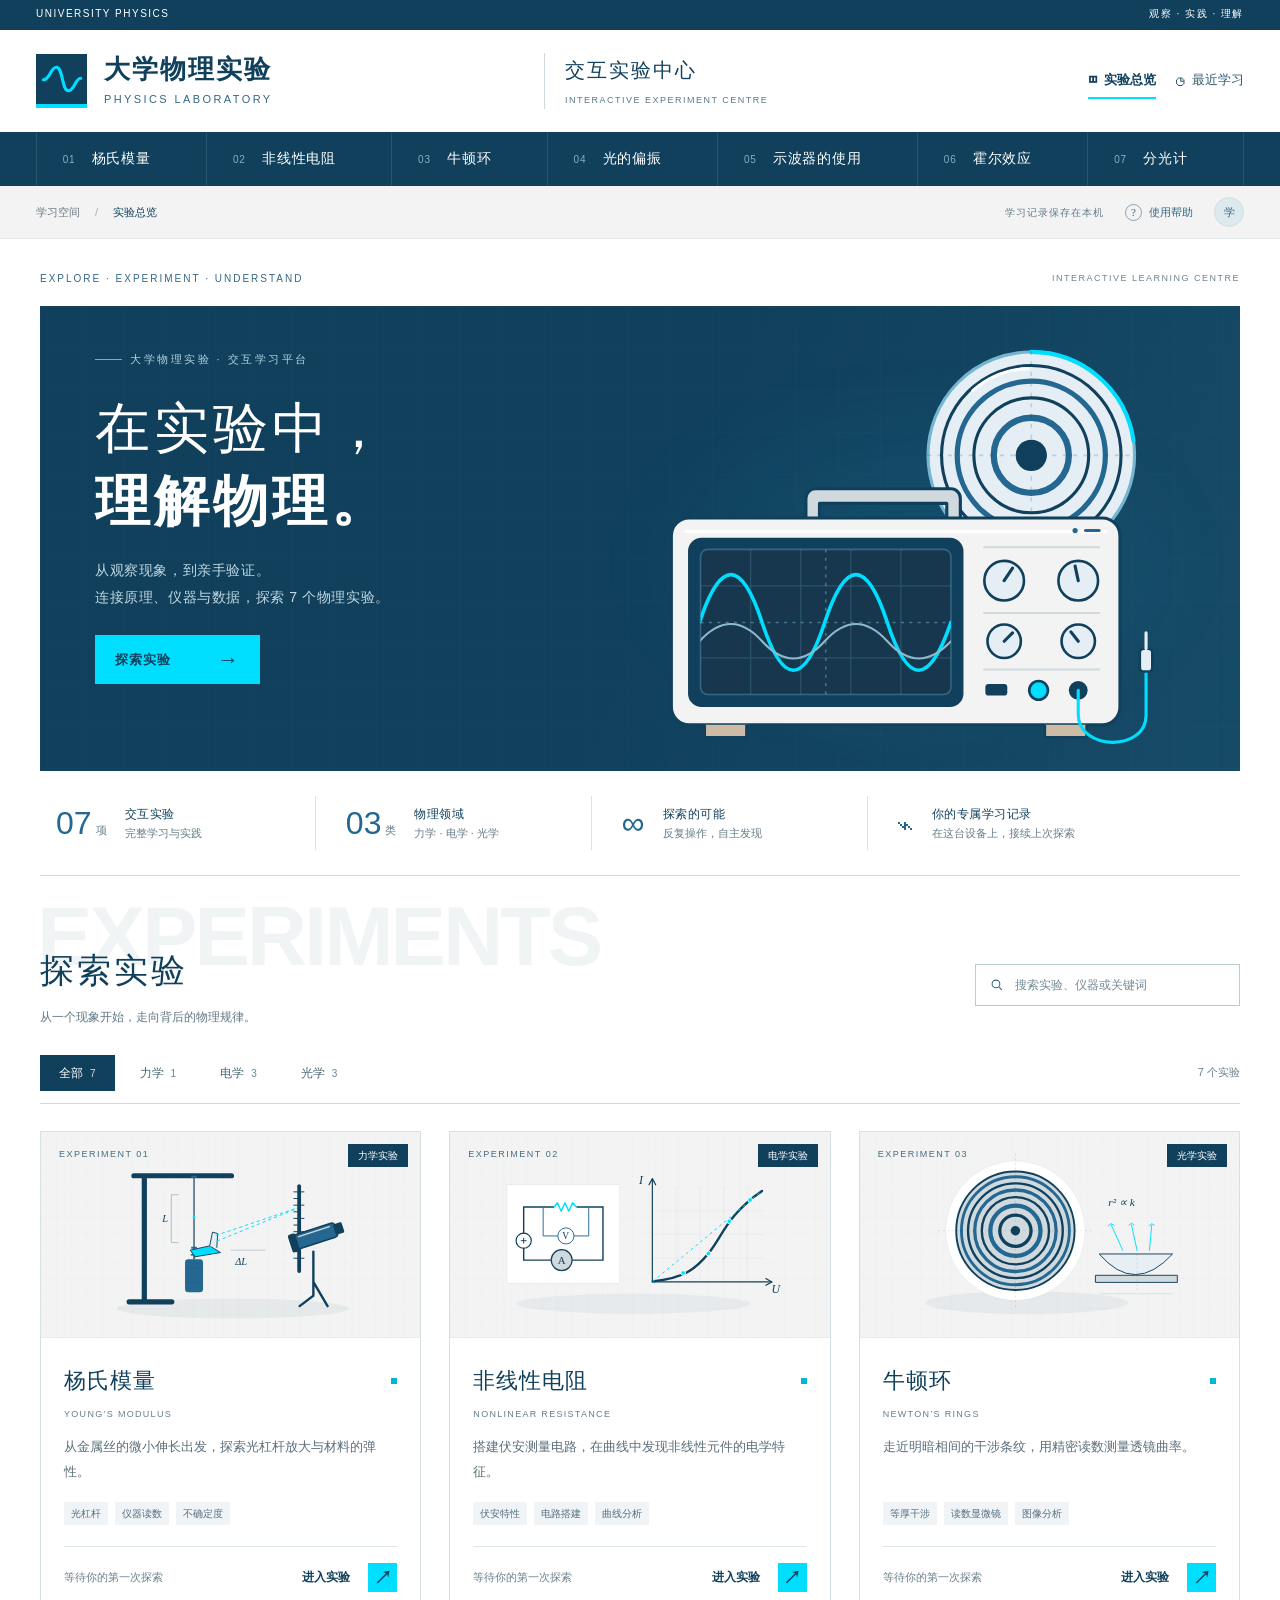
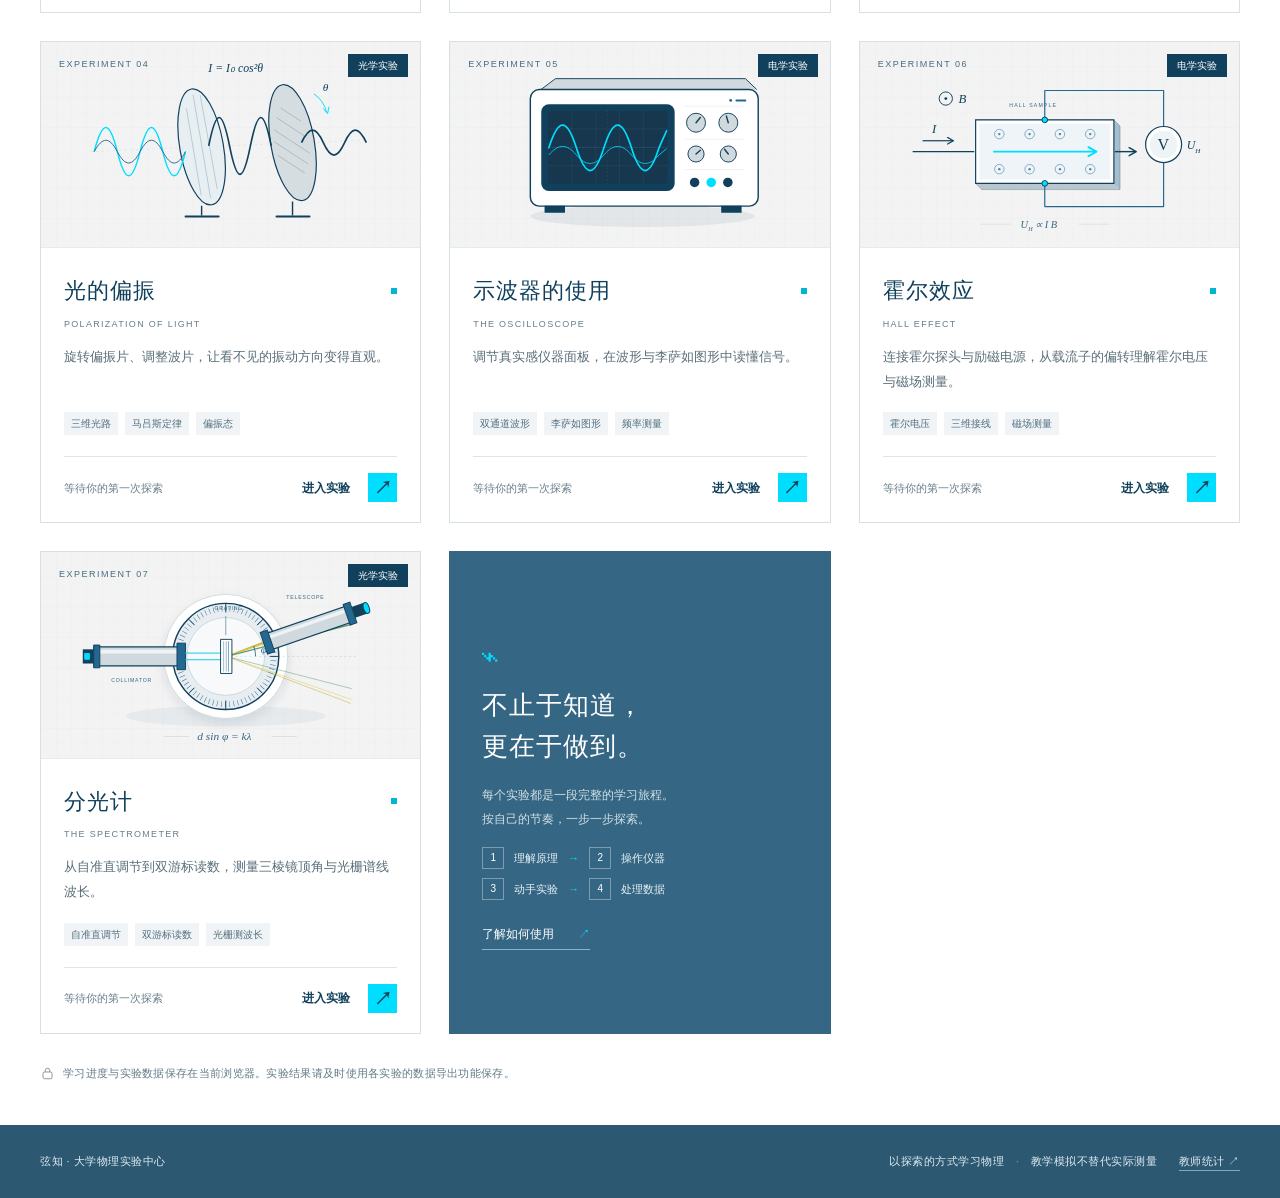
<file: index.html>
<!doctype html>
<html lang="zh-CN">
<head>
  <meta charset="utf-8">
  <meta name="viewport" content="width=device-width,initial-scale=1">
  <meta name="theme-color" content="#10405c">
  <meta name="description" content="大学物理实验统一学习平台：杨氏模量、非线性电阻、牛顿环、光的偏振、示波器、霍尔效应与分光计。原理、仪器、交互实验与数据处理，一站式学习。">
  <title>弦知 · 大学物理实验中心</title>
  <link rel="icon" href="assets/favicon.svg?v=c98b9b4571292e25" type="image/svg+xml">
  <link rel="stylesheet" href="base.css?v=c98b9b4571292e25">
  <link rel="stylesheet" href="platform.css?v=c98b9b4571292e25">
  <link rel="stylesheet" href="hku-platform.css?v=c98b9b4571292e25">
  <script src="analytics-config.js?v=c98b9b4571292e25" defer></script>
  <script src="lab-analytics.js?v=c98b9b4571292e25" defer></script>
  <script src="platform.js?v=c98b9b4571292e25" defer></script>
<meta name="physics-release" content="c98b9b4571292e25">
</head>
<body>
  <div class="academic-utility"><span>UNIVERSITY PHYSICS</span><span>观察 · 实践 · 理解</span></div>
  <a class="skip" href="#main">跳到主要内容</a>
  <div id="sidebar-shade" class="sidebar-shade" hidden></div>
  <aside class="sidebar" id="sidebar" aria-label="平台导航">
    <a class="brand" href="#home" aria-label="大学物理实验，返回实验总览"><img class="brand-symbol" src="assets/favicon.svg?v=c98b9b4571292e25" alt="" width="51" height="54"><span><strong>大学物理实验</strong><small>PHYSICS LABORATORY</small></span></a>
    <div class="sidebar-course">交互实验中心 <span>INTERACTIVE EXPERIMENT CENTRE</span></div>
    <nav class="primary-nav" aria-label="学习空间">
      <a href="#home" data-nav="home"><span class="nav-symbol">◫</span>实验总览<span class="nav-count">07</span></a>
      <a href="#recent" data-nav="recent"><span class="nav-symbol">◷</span>最近学习</a>
    </nav>
    <div class="nav-caption">实验项目 <span>EXPERIMENTS</span></div>
    <nav class="lab-nav" id="lab-nav" aria-label="选择实验"></nav>
    <div class="sidebar-note"><span class="note-icon">⌁</span><strong>把原理，变成经验。</strong><p>从一次观察开始，<br>在反复探索中理解物理。</p><span class="note-line"></span></div>
    <div class="sidebar-foot"><span class="status-dot"></span><span id="storage-status">学习记录保存在本机</span></div>
  </aside>
  <div class="shell">
    <header class="topbar">
      <div class="topbar-left"><button id="menu-button" class="icon-button menu-button" aria-label="打开导航" aria-controls="sidebar" aria-expanded="false">☰</button><span class="breadcrumb">学习空间 <span>/</span> <strong id="breadcrumb">实验总览</strong></span></div>
      <div class="topbar-right"><span class="semester">学习记录保存在本机</span><button id="help-button" class="help-button"><span>?</span> 使用帮助</button><span class="avatar" aria-hidden="true">学</span></div>
    </header>
    <main id="main" tabindex="-1"></main>
    <footer class="footer" id="footer"><span>弦知 · 大学物理实验中心</span><span>以探索的方式学习物理 <i>·</i> 教学模拟不替代实际测量 <a class="teacher-statistics-link" href="statistics.html?v=c98b9b4571292e25">教师统计 ↗</a></span></footer>
  </div>
  <dialog id="help-dialog" aria-labelledby="help-title">
    <button class="dialog-close icon-button" id="help-close" aria-label="关闭帮助">×</button>
    <span class="eyebrow">A LITTLE GUIDANCE</span><h2 id="help-title">欢迎来到实验中心</h2><p>七个实验，一个学习空间。选择实验后，即可使用完整的原理讲解、仪器练习、交互实验和数据处理功能。</p>
    <ol class="help-steps"><li><b>选择实验</b><span>按学科筛选或搜索，从感兴趣的现象开始。</span></li><li><b>进入探索</b><span>在实验内按原有学习模块操作；顶部可切换专注模式或独立打开。</span></li><li><b>继续学习</b><span>实验进度与数据保存在当前浏览器，“最近学习”可回到上次的模块。</span></li></ol>
    <div class="help-note">本平台直接加载各实验的最新学生网页，重新进入实验或刷新即可查看已发布的更新。在同一浏览器中，原实验学生页已有的实验数据可继续使用。更换设备或浏览器前，请及时导出实验数据。</div>
    <p class="source-links">原实验：<a href="https://hwangbl.github.io/young-modulus-lab-students/" target="_blank" rel="noopener">杨氏模量 ↗</a><a href="https://hwangbl.github.io/nonlinear-resistance-lab-students/" target="_blank" rel="noopener">非线性电阻 ↗</a><a href="https://hwangbl.github.io/newton-rings-lab-students/" target="_blank" rel="noopener">牛顿环 ↗</a><a href="https://hwangbl.github.io/polarization-light-lab-students/" target="_blank" rel="noopener">光的偏振 ↗</a><a href="https://hwangbl.github.io/oscilloscope-instrument-lab-students/" target="_blank" rel="noopener">示波器 ↗</a><a href="https://hwangbl.github.io/hall-effect-lab-students/" target="_blank" rel="noopener">霍尔效应 ↗</a><a href="https://hwangbl.github.io/spectrometer-lab-students/" target="_blank" rel="noopener">分光计 ↗</a></p>
    <button class="button primary" id="help-start">开始探索 <span>→</span></button>
  </dialog>
  <div class="toast" id="toast" role="status" aria-live="polite"></div>
</body>
</html>
</file>
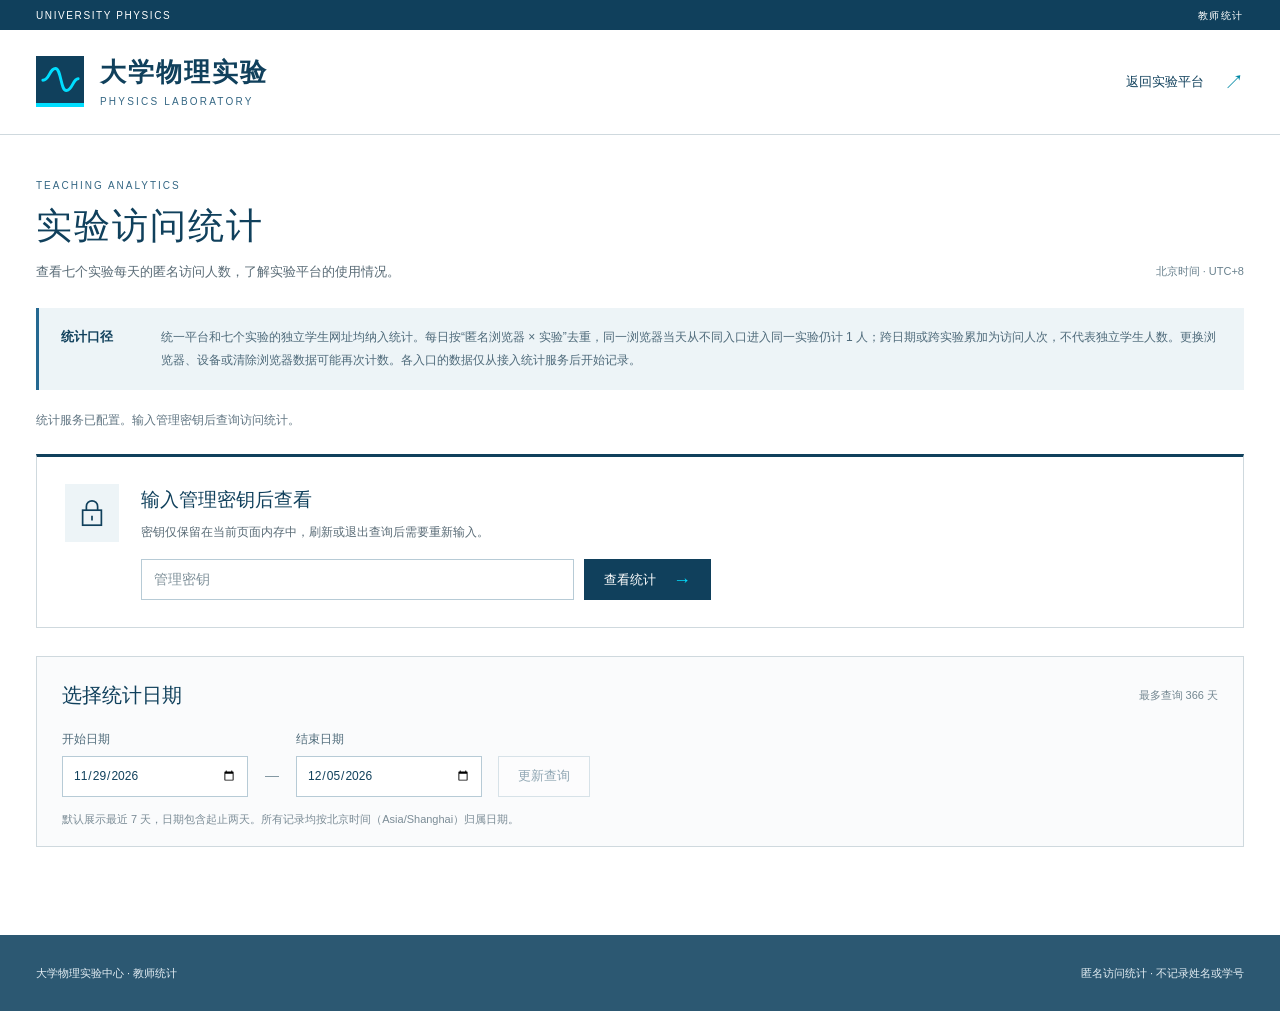
<file: statistics.html>
<!doctype html>
<html lang="zh-CN">
<head>
  <meta charset="utf-8">
  <meta name="viewport" content="width=device-width,initial-scale=1">
  <meta name="theme-color" content="#10405c">
  <meta name="robots" content="noindex,nofollow">
  <title>实验访问统计 · 大学物理实验中心</title>
  <link rel="icon" href="assets/favicon.svg?v=c98b9b4571292e25" type="image/svg+xml">
  <link rel="stylesheet" href="statistics.css?v=c98b9b4571292e25">
  <script defer src="analytics-config.js?v=c98b9b4571292e25"></script>
  <script defer src="statistics.js?v=c98b9b4571292e25"></script>
<meta name="physics-release" content="c98b9b4571292e25">
</head>
<body>
  <a class="skip" href="#main">跳到主要内容</a>
  <div class="utility"><div class="wrap"><span>UNIVERSITY PHYSICS</span><span>教师统计</span></div></div>
  <header class="site-header"><div class="wrap masthead">
    <a class="brand" href="index.html?v=c98b9b4571292e25#home" aria-label="返回大学物理实验中心"><img src="assets/favicon.svg?v=c98b9b4571292e25" alt="" width="48" height="51"><span><strong>大学物理实验</strong><small>PHYSICS LABORATORY</small></span></a>
    <a class="back-link" href="index.html?v=c98b9b4571292e25#home">返回实验平台 <span aria-hidden="true">↗</span></a>
  </div></header>
  <main class="wrap" id="main" tabindex="-1">
    <div class="page-heading"><div><p class="eyebrow">TEACHING ANALYTICS</p><h1>实验访问统计</h1><p class="page-description">查看七个实验每天的匿名访问人数，了解实验平台的使用情况。</p></div><span class="timezone">北京时间 · UTC+8</span></div>
    <div class="counting-note"><strong>统计口径</strong><p>统一平台和七个实验的独立学生网址均纳入统计。每日按“匿名浏览器 × 实验”去重，同一浏览器当天从不同入口进入同一实验仍计 1 人；跨日期或跨实验累加为访问人次，不代表独立学生人数。更换浏览器、设备或清除浏览器数据可能再次计数。各入口的数据仅从接入统计服务后开始记录。</p></div>
    <p class="service-status" id="service-status" role="status">正在检查统计服务配置…</p>
    <noscript><p class="message error">请启用 JavaScript 后查询访问统计。</p></noscript>
    <section class="access-panel" id="access-panel" aria-labelledby="access-title" hidden>
      <div class="access-icon" aria-hidden="true"><svg viewBox="0 0 32 32" fill="none"><rect x="6" y="13" width="20" height="16" stroke="currentColor" stroke-width="1.8"/><path d="M10 13V9a6 6 0 0 1 12 0v4M16 19v5" stroke="currentColor" stroke-width="1.8"/></svg></div>
      <div class="access-content"><h2 id="access-title">输入管理密钥后查看</h2><p>密钥仅保留在当前页面内存中，刷新或退出查询后需要重新输入。</p>
        <form id="access-form"><label class="sr-only" for="management-key">管理密钥</label><input id="management-key" type="password" placeholder="管理密钥" autocomplete="off" autocapitalize="off" spellcheck="false" required><button class="button primary" id="unlock-button" type="submit">查看统计 <span aria-hidden="true">→</span></button></form>
      </div>
    </section>
    <div class="access-session" id="access-session" hidden><span><i aria-hidden="true"></i>已解锁当前页面的统计查询</span><button class="text-button" id="lock-button" type="button">退出查询</button></div>
    <section class="report-panel" aria-labelledby="report-title">
      <div class="section-heading"><h2 id="report-title">选择统计日期</h2><span>最多查询 366 天</span></div>
      <form class="report-form" id="report-form"><fieldset id="range-fields" disabled><legend class="sr-only">统计日期范围</legend><label>开始日期<input id="date-from" type="date" required></label><span class="date-separator" aria-hidden="true">—</span><label>结束日期<input id="date-to" type="date" required></label><button class="button" id="query-button" type="submit" disabled>更新查询</button></fieldset></form>
      <p class="date-hint">默认展示最近 7 天，日期包含起止两天。所有记录均按北京时间（Asia/Shanghai）归属日期。</p>
    </section>
    <div class="message" id="report-message" role="status" aria-live="polite" hidden></div>
    <section class="report-results" id="report-results" aria-labelledby="results-title" hidden>
      <div class="section-heading result-heading"><div><p class="eyebrow">SELECTED PERIOD</p><h2 id="results-title">区间累计访问人次</h2><p id="range-summary"></p></div><button class="button export-button" id="export-button" type="button">导出 CSV <span aria-hidden="true">↓</span></button></div>
      <div class="stat-grid" id="stat-grid"></div>
      <div class="table-heading"><h3>每日访问人数</h3><p>各实验当天去重；合计按实验累加。</p></div>
      <div class="table-scroll" tabindex="0" role="region" aria-label="每日实验访问人数表，可横向滚动"><table><caption class="sr-only">各实验每日匿名浏览器访问人数</caption><thead><tr><th scope="col">日期</th><th scope="col">杨氏模量</th><th scope="col">非线性电阻</th><th scope="col">牛顿环</th><th scope="col">光的偏振</th><th scope="col">示波器的使用</th><th scope="col">霍尔效应</th><th scope="col">分光计</th><th scope="col">合计人次</th></tr></thead><tbody id="daily-table-body"></tbody><tfoot id="daily-table-foot"></tfoot></table></div>
      <p class="report-footnote" id="report-updated"></p>
    </section>
    <section class="empty-state" id="empty-state" hidden aria-labelledby="empty-title"><span aria-hidden="true">—</span><h2 id="empty-title">所选日期尚无访问记录</h2><p id="empty-description">可以尝试选择其他日期。统计服务接入前的访问不会补录。</p></section>
  </main>
  <footer><div class="wrap"><span>大学物理实验中心 · 教师统计</span><span>匿名访问统计 · 不记录姓名或学号</span></div></footer>
</body>
</html>
</file>
<file: base.css>
*{box-sizing:border-box}
body{margin:0;background:var(--paper);color:var(--ink);font:14px/1.6 var(--sans)}
button,input{font:inherit}button,a,input{-webkit-tap-highlight-color:transparent;touch-action:manipulation}
button{cursor:pointer;color:inherit}a{color:inherit;text-decoration:none}
button:focus-visible,a:focus-visible,input:focus-visible,summary:focus-visible{outline:3px solid #92aa7f;outline-offset:4px}
button:disabled{cursor:wait}button svg{pointer-events:none}
.skip{position:fixed;top:-60px;left:20px;padding:10px 20px;background:var(--green);color:white;z-index:100}.skip:focus{top:12px}
.sidebar{position:fixed;inset:0 auto 0 0;width:var(--sidebar);background:#fdfdf9;border-right:1px solid var(--line);padding:31px 22px 18px;display:flex;flex-direction:column;z-index:30}
.brand{display:flex;align-items:center;gap:12px;padding:0 11px 30px}
.brand-symbol{width:43px;height:43px;display:grid;place-items:center;background:var(--green);color:#e4eac8;border-radius:50%;font:47px/1 Georgia;transform:rotate(-13deg)}
.brand strong{font-family:var(--serif);font-size:26px;font-weight:800;letter-spacing:3px;line-height:1.3}.brand-dot{color:#8b9f6c;letter-spacing:0}
.brand small{display:block;font-size:9px;letter-spacing:2.4px;color:#7f8c7a;margin-top:4px}
.sidebar-course{font-size:12px;border-top:1px solid var(--line);padding:22px 9px 16px;color:#657467}.sidebar-course span{display:block;font-size:10px;letter-spacing:2px;color:#9a9e91;margin-top:2px}
.primary-nav,.lab-nav{display:grid;gap:5px}.primary-nav a{height:43px;display:flex;align-items:center;gap:12px;padding:0 13px;border-radius:5px;color:#6b766d;font-size:13px}
.primary-nav a.active{background:#e8eee4;color:var(--green);font-weight:600}.nav-symbol{font-size:21px;line-height:1}
.nav-count{margin-left:auto;font-size:10px;letter-spacing:1px;border:1px solid #d3ddce;border-radius:3px;padding:0 5px;color:#657e5f}
.nav-caption{display:flex;align-items:center;justify-content:space-between;font-size:10px;color:#8e978a;padding:30px 10px 12px;letter-spacing:1px}.nav-caption span{font-size:8px;letter-spacing:1px;color:#acb1a4}
.lab-nav a{display:flex;align-items:center;gap:11px;padding:10px 12px;color:#6f796f;font-size:12px;border-radius:5px}.lab-nav a:hover,.primary-nav a:hover{background:#eef2e9}.lab-nav a.active{background:var(--green);color:#fff}
.lab-num{font-size:10px;font-family:Georgia,serif;color:#9ca68f;min-width:17px}.lab-nav .active .lab-num{color:#bdcca9}.lab-nav .small-arrow{margin-left:auto;opacity:0}.lab-nav a:hover .small-arrow,.lab-nav a.active .small-arrow{opacity:1}
.sidebar-note{margin-top:auto;padding:32px 11px 24px}.note-icon{display:block;font-family:Georgia,serif;font-size:31px;color:#9ca77c;line-height:1;margin-bottom:12px}.sidebar-note strong{font-family:var(--serif);font-size:15px;letter-spacing:1px;font-weight:600}
.sidebar-note p{font-size:11px;line-height:1.9;color:#929a8d;margin:10px 0 18px}.note-line{display:block;width:28px;border-bottom:1px solid #bdc6ad}
.sidebar-foot{display:flex;align-items:center;gap:7px;border-top:1px solid var(--line);padding:18px 4px 0;font-size:10px;color:#9a9f91}.status-dot{width:5px;height:5px;border-radius:50%;background:#87a37d;display:inline-block;flex-shrink:0}
.shell{margin-left:var(--sidebar)}.topbar{height:74px;background:#fdfdf9;border-bottom:1px solid var(--line);padding:0 40px;display:flex;align-items:center;justify-content:space-between;gap:15px}.topbar-left,.topbar-right{display:flex;align-items:center;gap:22px}
.breadcrumb{font-size:11px;color:#8a9387;white-space:nowrap}.breadcrumb>span{padding:0 12px;color:#c1c7b9}.breadcrumb strong{color:#4e6252;font-weight:500}.semester{font-size:10px;letter-spacing:2px;color:#919b8c}
.help-button{background:transparent;border:0;display:flex;align-items:center;gap:7px;font-size:11px;color:#73816f;padding:7px 0}.help-button>span{border:1px solid #b4bfaa;display:inline-grid;place-items:center;width:17px;height:17px;border-radius:50%;font:11px Georgia,serif}
.avatar{height:30px;width:30px;display:grid;place-items:center;background:#e9ede1;border:1px solid #e0e6d6;border-radius:50%;color:#7a8c69;font-size:11px}.icon-button{background:transparent;border:0;width:34px;height:34px;font-size:22px;display:inline-grid;place-items:center}.menu-button{display:none}
main{min-height:calc(100vh - 146px)}.overview{max-width:1450px;margin:0 auto;padding:35px 40px 20px}.page-kicker{display:flex;align-items:center;justify-content:space-between;margin-bottom:19px}.eyebrow{font-size:9px;letter-spacing:2.2px;font-weight:600;color:#829477}.page-kicker .issue{font-size:9px;letter-spacing:1.5px;color:#99a08f}
.hero{background:var(--green);border-radius:8px;min-height:239px;position:relative;overflow:hidden;display:grid;grid-template-columns:1.2fr 1fr;color:#fff;padding:31px 36px}.hero::after{content:"";position:absolute;inset:0;background-image:linear-gradient(#ffffff04 1px,transparent 1px),linear-gradient(90deg,#ffffff04 1px,transparent 1px);background-size:26px 26px;pointer-events:none}
.hero-copy{z-index:1;position:relative}.hero-label{font-size:9px;letter-spacing:2.5px;color:#b7c6a5;display:flex;align-items:center;gap:8px}.hero-label:before{content:"";width:15px;border-top:1px solid #afbe8a}
.hero h1{font-family:var(--serif);font-size:36px;font-weight:500;letter-spacing:3px;margin:16px 0 10px;line-height:1.5}.hero h1 em{font-style:normal;color:#cad6aa}.hero p{font-size:11px;color:#b1c3b5;letter-spacing:.4px;line-height:1.9;margin:0 0 20px}
.hero-link{display:inline-flex;align-items:center;gap:30px;font-size:11px;border-bottom:1px solid #789278;padding-bottom:5px;color:#d9e3ca}.hero-link:hover{color:white;border-color:white}.hero-art{position:absolute;right:18px;top:-10px;width:46%;height:calc(100% + 20px);opacity:.9}.hero-index{position:absolute;right:28px;bottom:23px;color:#9bb395;font-size:9px;letter-spacing:2px;z-index:1}
.stats{display:grid;grid-template-columns:1fr 1fr 1fr 1.15fr;border:1px solid var(--line);border-top:0;border-radius:0 0 6px 6px;margin:0 10px 33px;padding:17px 0;background:#fcfcf7}.stat{padding:0 26px;border-right:1px solid var(--line);display:flex;align-items:center;gap:13px}.stat:last-child{border:0}
.stat strong{font:25px/1.1 Georgia,serif;color:#4c6351}.stat strong small{font:10px var(--sans);margin-left:4px;color:#98a18d}.stat span{font-size:10px;color:#8a9584}.stat b{display:block;font-weight:500;color:#586b55;font-size:11px}.stat .stat-icon{font-size:26px;color:#a6b48b}
.section-heading{display:flex;align-items:flex-end;justify-content:space-between;gap:20px;margin-bottom:22px}.section-heading h2{font-family:var(--serif);font-size:23px;font-weight:600;letter-spacing:1.5px;margin:0 0 4px}.section-heading p{font-size:10px;color:#96a08e;margin:0}
.search-box{display:flex;align-items:center;gap:9px;border:1px solid #e0e5d7;border-radius:5px;min-width:228px;height:35px;padding:0 12px;background:#fcfcf8;color:#8d9982}.search-box svg{width:14px;height:14px;flex-shrink:0}.search-box input{background:transparent;border:0;outline:0;min-width:0;width:100%;color:#40583e;font-size:11px}.search-box input::placeholder{color:#9da694}.search-box:focus-within{border-color:#8da27e;box-shadow:0 0 0 2px #e2e8d9}
.filters-bar{display:flex;justify-content:space-between;align-items:center;margin-bottom:18px;gap:15px}.filters{display:flex;gap:7px;flex-wrap:wrap}.filter{background:transparent;border:1px solid transparent;padding:5px 14px;font-size:10px;border-radius:4px;color:#7f8b76}.filter small{margin-left:6px;font-size:9px;opacity:.6}.filter.active{background:#e7ecdf;border-color:#dbe3cf;color:#536d43}.filter:hover{background:#edf0e6}.result-count{font-size:10px;color:#a1a896;white-space:nowrap}
.lab-grid{display:grid;grid-template-columns:repeat(3,minmax(0,1fr));gap:21px}.lab-card{background:#fff;border:1px solid #e3e7dc;border-radius:7px;overflow:hidden;transition:transform .2s,box-shadow .2s;display:flex;flex-direction:column}.lab-card:hover{transform:translateY(-3px);box-shadow:0 10px 26px #1b38220a}
.card-image{position:relative;background:#edf0e6;aspect-ratio:1.82;display:block;overflow:hidden}.card-image img{display:block;width:100%;height:100%;object-fit:cover;transition:transform .4s}.lab-card:hover .card-image img{transform:scale(1.025)}.card-number{position:absolute;left:15px;top:12px;font-size:9px;letter-spacing:1.5px;color:#7e8e75}.category-tag{position:absolute;right:12px;top:11px;font-size:9px;background:#ffffffa8;color:#6d8061;border:1px solid #ffffff90;padding:2px 8px;border-radius:3px}
.card-body{padding:18px 19px 15px;display:flex;flex-direction:column;flex:1}.card-title-line{display:flex;align-items:center;justify-content:space-between;gap:6px}.card-title-line h3{font-family:var(--serif);font-size:19px;font-weight:600;letter-spacing:1px;margin:0}.card-dot{width:5px;height:5px;border-radius:50%;background:#bbc7a8}.card-en{font-size:8px;letter-spacing:1.1px;color:#a2ac98;margin:4px 0 10px}
.card-description{font-size:11px;line-height:1.85;color:#8a9583;margin:0 0 14px;min-height:40px}.card-tags{display:flex;gap:5px;flex-wrap:wrap;margin-bottom:17px}.card-tags span{font-size:9px;padding:2px 6px;background:#f4f5ef;color:#929e86;border-radius:3px}.card-bottom{margin-top:auto;border-top:1px solid #eef0e8;padding-top:12px;display:flex;align-items:center;justify-content:space-between;gap:7px}.card-state{font-size:9px;color:#a5ad9c}.card-state.started{color:#819366}.enter-link{font-size:10px;font-weight:500;color:#536d43;display:flex;align-items:center;gap:12px}.enter-link span{font-size:15px}
.guide-card{border:1px dashed #cfd9c2;border-radius:7px;background:#eef1e7;display:flex;flex-direction:column;justify-content:center;padding:26px 28px;min-height:310px}.guide-icon{font:31px Georgia,serif;color:#879b6b}.guide-card h3{font-family:var(--serif);font-size:21px;letter-spacing:1px;font-weight:500;margin:12px 0}.guide-card p{font-size:11px;color:#8a987d;line-height:1.9;margin:0 0 16px}.guide-sequence{display:flex;align-items:center;gap:8px;flex-wrap:wrap;font-size:9px;color:#718563}.guide-sequence span{width:20px;height:20px;display:grid;place-items:center;border:1px solid #cbd7be;border-radius:50%;font:10px Georgia,serif}.guide-card button{align-self:flex-start;margin-top:23px;padding:0 0 5px;background:none;border:0;border-bottom:1px solid #b8c6a6;color:#6a805a;font-size:10px}
.overview-note{display:flex;align-items:center;gap:8px;margin-top:24px;color:#a5ad9b;font-size:9px;letter-spacing:.3px}.overview-note svg{width:13px;height:13px}.footer{max-width:1450px;margin:0 auto;padding:22px 40px;display:flex;align-items:center;justify-content:space-between;gap:20px;color:#a3ab99;font-size:9px;letter-spacing:.3px}.footer i{font-style:normal;padding:0 8px}
.empty-state{grid-column:1/-1;text-align:center;padding:70px 25px;border:1px dashed #d7dfcc;border-radius:6px;background:#fbfcf6}.empty-state h3{font:22px var(--serif);margin:0 0 10px}.empty-state p{font-size:12px;color:#8f9d83}.button{display:inline-flex;align-items:center;justify-content:center;gap:22px;border-radius:4px;padding:10px 19px;font-size:12px;border:1px solid #cad5bd;background:white}.button.primary{background:var(--green);border-color:var(--green);color:#fff}.button:hover{filter:brightness(1.08)}
.recent-header{margin-bottom:30px}.recent-header h1{font:30px var(--serif);margin:8px 0 12px}.recent-header p{color:#8b9881;font-size:12px}.recent-list{display:grid;gap:14px}.recent-row{border:1px solid var(--line);background:#fff;border-radius:6px;padding:17px 20px;display:grid;grid-template-columns:120px 1fr auto;gap:23px;align-items:center}.recent-row img{width:120px;height:75px;object-fit:cover;border-radius:3px}.recent-row h2{font:20px var(--serif);margin:0 0 5px}.recent-row p{font-size:11px;color:#96a189;margin:3px 0}.recent-progress{height:3px;background:#edf1e7;width:170px;margin-top:10px;border-radius:3px;overflow:hidden}.recent-progress i{display:block;height:100%;background:#93a674}
.lab-mode .topbar{height:60px}.lab-mode main{min-height:0}.lab-workspace{display:flex;flex-direction:column;height:calc(100dvh - 60px);position:relative;background:#edf0e7}.lab-toolbar{height:51px;min-height:51px;display:flex;align-items:center;justify-content:space-between;gap:12px;padding:0 20px;border-bottom:1px solid #d9e1d2;background:#f8faf4}.lab-toolbar-left,.lab-actions{display:flex;align-items:center;gap:14px}.lab-back{background:none;border:0;color:#728269;padding:5px 0;font-size:11px;white-space:nowrap}.toolbar-divider{height:15px;border-left:1px solid #dbe2d3}.lab-toolbar strong{font:15px var(--serif);white-space:nowrap}.lab-toolbar select{background:#fff;border:1px solid #dbe1d2;border-radius:4px;padding:5px 25px 5px 9px;font:11px var(--sans);color:#566c4a;max-width:160px}
.lab-actions button,.lab-actions a{background:none;border:1px solid #dbe2d1;border-radius:4px;padding:5px 10px;font-size:10px;white-space:nowrap;color:#657f55}.lab-actions button:hover,.lab-actions a:hover{background:#e8efdf}.lab-frame{width:100%;height:100%;flex:1;min-height:0;border:0;background:#fff}.frame-loading{position:absolute;inset:51px 0 0;display:grid;place-items:center;background:#f7f9f2;z-index:2;text-align:center;font-size:12px;color:#8a9c7b}.spinner{width:25px;height:25px;border:2px solid #dce5d3;border-top-color:#647d51;border-radius:50%;animation:spin 1s linear infinite;margin:0 auto 15px}.load-note{font-size:10px;margin-top:12px}
.focus-mode .sidebar,.focus-mode .topbar{display:none}.focus-mode .shell{margin:0}.focus-mode .lab-workspace{height:100dvh}.focus-mode .lab-toolbar{padding:0 24px}
dialog{border:1px solid #d9e1d1;border-radius:10px;max-width:590px;width:calc(100% - 32px);padding:37px 40px;color:var(--ink);background:#fdfef9;box-shadow:0 30px 100px #13342030}dialog::backdrop{background:#182c2455;backdrop-filter:blur(3px)}.dialog-close{position:absolute;right:14px;top:12px;color:#8a9b7a}dialog h2{font:29px var(--serif);margin:12px 0 18px}dialog p{font-size:12px;color:#849375;line-height:1.9}
.help-steps{list-style:none;counter-reset:step;padding:5px 0 0;margin:20px 0}.help-steps li{position:relative;padding:0 0 18px 36px;counter-increment:step}.help-steps li:before{content:counter(step,decimal-leading-zero);position:absolute;left:0;top:1px;font:16px Georgia,serif;color:#97a781}.help-steps b{display:block;font-size:12px;margin-bottom:3px;font-weight:500}.help-steps span{font-size:11px;color:#8d9a7e}.help-note{font-size:10px;color:#859676;background:#edf2e5;padding:13px 15px;border-radius:4px;line-height:1.9}.source-links{display:flex;flex-wrap:wrap;gap:5px 12px;font-size:10px}.source-links a{border-bottom:1px solid #dce4d4}dialog>.button{margin-top:10px}
.toast{position:fixed;left:calc(50% + 80px);bottom:28px;background:var(--green);color:#e9f0e0;border-radius:5px;padding:11px 22px;font-size:12px;z-index:90;transform:translate(-50%,20px);opacity:0;pointer-events:none;transition:.2s}.toast.visible{opacity:1;transform:translate(-50%,0)}.sidebar-shade{display:none}@keyframes spin{to{transform:rotate(360deg)}}
</file>
<file: platform.css>
@charset "UTF-8";
:root{--paper:#f7f7f2;--white:#fff;--ink:#243b32;--muted:#7d877e;--green:#193e33;--accent:#59735d;--line:#e4e7de;--sidebar:226px;--serif:"Songti SC","STSong","Noto Serif CJK SC",serif;--sans:-apple-system,BlinkMacSystemFont,"PingFang SC","Microsoft YaHei",sans-serif}
/* Explicitly honor hidden even when a component has its own display rule. */
[hidden]{display:none!important}
@media(min-width:1600px){:root{--sidebar:244px}.sidebar{padding-left:27px;padding-right:27px}.overview{padding-top:42px}.hero{min-height:270px;padding:37px 40px}.hero h1{font-size:42px}.card-body{padding:21px 22px}.card-description{font-size:12px}}
@media(max-width:1200px){:root{--sidebar:205px}.sidebar{padding-left:16px;padding-right:16px}.topbar{padding:0 28px}.overview{padding:28px}.hero{padding:28px}.hero h1{font-size:29px}.hero-art{width:47%;right:0}.stat{padding:0 16px;gap:9px}.lab-grid{gap:15px}.card-body{padding:15px}.card-title-line h3{font-size:17px}.guide-card{padding:24px}.footer{padding:20px 28px}.semester{display:none}.lab-actions{gap:6px}}
@media(max-width:980px){:root{--sidebar:185px}.brand{padding-left:7px;gap:9px}.brand-symbol{width:36px;height:36px}.brand strong{font-size:23px}.brand small{font-size:8px;letter-spacing:1.6px}.nav-caption span{display:none}.sidebar-note{padding-left:9px}.sidebar-foot{font-size:9px;gap:4px}.overview{padding:25px}.hero h1{font-size:27px;letter-spacing:1px}.hero-copy{max-width:65%}.hero p{font-size:10px}.hero-art{right:-40px;width:55%;opacity:.65}.hero-index{display:none}.stat{padding:0 12px;gap:7px}.stat strong{font-size:23px}.stat span{font-size:9px}.stat b{font-size:10px}.stats .stat:last-child{display:none}.stats{grid-template-columns:repeat(3,1fr)}.lab-grid{grid-template-columns:repeat(2,minmax(0,1fr))}.lab-actions .standalone-text{display:none}.lab-toolbar{padding:0 14px}.lab-toolbar-left{gap:9px}.lab-toolbar strong{display:none}.breadcrumb>span{padding:0 7px}.guide-card{min-height:300px}.footer{font-size:8px;gap:10px;flex-wrap:wrap}.topbar-right{gap:15px}}
@media(max-width:700px){.sidebar{transform:translateX(-100%);transition:transform .2s;width:226px}.sidebar.open{transform:translateX(0)}.sidebar-shade:not([hidden]){display:block;position:fixed;inset:0;background:#172d254d;z-index:29}.shell{margin:0}.topbar{height:61px;padding:0 19px}.topbar-left{gap:10px}.menu-button{display:inline-grid;font-size:17px;width:24px}.topbar-right{gap:12px}.avatar{width:27px;height:27px}.help-button{font-size:10px}.breadcrumb{font-size:10px}.overview{padding:23px 20px 15px}.page-kicker{margin-bottom:14px}.page-kicker .issue{font-size:8px}.hero{min-height:240px;grid-template-columns:1fr;padding:27px 24px;border-radius:6px}.hero h1{font-size:29px;line-height:1.55;margin-top:19px}.hero-copy{max-width:90%}.hero p{max-width:220px;line-height:1.85;margin-bottom:18px}.hero-art{width:70%;right:-95px;opacity:.25}.hero-label{font-size:8px;letter-spacing:1.5px}.hero-link{font-size:10px}.stats{padding:15px 0;margin:0 5px 29px}.stat{padding:0 13px;gap:10px}.stat strong{font-size:24px}.stat span{font-size:8px}.stat b{font-size:9px}.section-heading{display:block;margin-bottom:17px}.section-heading h2{font-size:22px}.section-heading p{font-size:10px}.search-box{margin-top:17px;width:100%;height:38px}.filters-bar{align-items:center;gap:3px}.filters{gap:3px}.filter{font-size:10px;padding:5px 10px}.filter small{margin-left:4px;font-size:8px}.result-count{font-size:9px}.lab-grid{gap:15px}.card-image{aspect-ratio:1.6}.card-body{padding:15px 13px 12px}.card-title-line h3{font-size:17px;letter-spacing:.5px}.card-en{font-size:7px;letter-spacing:.5px}.card-description{font-size:10px;min-height:55px;margin-bottom:10px}.card-tags span{font-size:8px;padding:2px 4px}.card-tags{gap:3px;margin-bottom:13px}.card-number{left:10px;top:9px;font-size:7px}.category-tag{right:8px;top:7px;font-size:8px;padding:1px 5px}.card-state{font-size:8px}.enter-link{font-size:9px;gap:8px}.guide-card{padding:20px 16px;min-height:290px}.guide-card h3{font-size:19px}.guide-card p{font-size:10px}.guide-sequence{font-size:8px;gap:5px}.guide-sequence span{width:18px;height:18px;font-size:9px}.overview-note{font-size:8px;line-height:1.8;margin-top:19px;align-items:flex-start}.overview-note svg{flex-shrink:0;margin-top:2px}.footer{padding:17px 20px 22px;display:block;font-size:8px}.footer>span{display:block;margin-top:5px}.recent-header h1{font-size:27px}.recent-row{padding:12px;grid-template-columns:80px 1fr;gap:13px}.recent-row img{width:80px;height:65px}.recent-row h2{font-size:18px}.recent-row .button{grid-column:2;justify-self:start;padding:6px 12px;font-size:10px;gap:16px}.recent-row p{font-size:9px}.recent-progress{width:120px}.lab-mode .topbar{height:51px}.lab-mode .topbar-right{display:none}.lab-workspace{height:calc(100dvh - 51px)}.lab-toolbar{height:49px;min-height:49px;padding:0 11px;gap:8px}.lab-toolbar-left{gap:8px}.lab-back{font-size:10px}.toolbar-divider{display:none}.lab-toolbar select{padding:4px 0 4px 6px;font-size:10px;max-width:117px}.lab-actions{gap:5px}.lab-actions a,.lab-actions button{font-size:9px;padding:5px 6px}.focus-mode .lab-toolbar{padding:0 12px}.frame-loading{top:49px}dialog{padding:33px 26px}dialog h2{font-size:25px}.toast{left:50%;max-width:90%;width:max-content;font-size:11px}.help-steps li{padding-left:32px}.help-note{font-size:10px}}
@media(max-width:430px){.lab-grid{grid-template-columns:1fr}.card-image{aspect-ratio:1.95}.card-body{padding:18px 20px 15px}.card-title-line h3{font-size:21px}.card-en{font-size:8px;letter-spacing:1px}.card-description{font-size:11px;min-height:0}.card-tags span{font-size:9px;padding:2px 6px}.card-bottom{padding-top:12px}.card-state{font-size:9px}.enter-link{font-size:11px}.category-tag{font-size:9px}.card-number{font-size:8px;left:15px;top:12px}.guide-card{min-height:265px;padding:25px}.guide-card h3{font-size:23px}.guide-card p{font-size:11px}.guide-sequence{font-size:10px}.filter{padding:5px 8px}.result-count{font-size:8px}.stat{padding:0 10px;gap:7px}.stat strong{font-size:23px}.help-button{font-size:0;gap:0}.hero h1{font-size:27px}}
@media(prefers-reduced-motion:reduce){*,*:before,*:after{animation:none!important;transition:none!important;scroll-behavior:auto!important}}
</file>
<file: hku-platform.css>
/* Academic visual direction based on the HKU Department of Physics website. */
:root{--paper:#fff;--white:#fff;--ink:#242424;--muted:#596974;--green:#10405c;--accent:#246891;--line:#cfd9de;--serif:Arial,"PingFang SC","Microsoft YaHei",sans-serif;--sans:Arial,"PingFang SC","Microsoft YaHei",sans-serif;--sidebar:0px}
body{font-size:16px;line-height:1.7}
.academic-utility{min-height:30px;background:#10405c;color:#fff;padding:5px max(36px,calc((100vw - 1464px)/2));display:flex;justify-content:space-between;font-size:10px;letter-spacing:1.5px}
.sidebar{position:static;inset:auto;width:100%;display:grid;grid-template-columns:minmax(320px,1fr) 1fr auto;grid-template-rows:102px 54px;padding:0;border:0;background:#fff;z-index:10;transform:none}
.brand{grid-column:1;grid-row:1;padding:0 0 0 max(36px,calc((100vw - 1464px)/2));gap:17px;align-self:center;white-space:nowrap}
.brand-symbol{background:#10405c;color:#00deff;width:51px;height:54px;border-radius:0;transform:none;font-size:52px}
.brand strong{font-family:var(--sans);font-weight:600;font-size:26px;letter-spacing:2px;color:#10405c}.brand small{font-family:"Arial Narrow",Arial,sans-serif;font-size:11px;color:#356784;letter-spacing:2.4px;margin-top:3px}.brand-dot{display:none}
.sidebar-course{grid-column:2;grid-row:1;align-self:center;padding:0 20px;border:0;border-left:1px solid #cfd9de;font-size:20px;color:#10405c;letter-spacing:2px;font-weight:400}.sidebar-course span{font-size:9px;letter-spacing:1.5px;color:#597887;margin-top:6px}
.primary-nav{grid-column:3;grid-row:1;display:flex;align-items:center;padding-right:max(36px,calc((100vw - 1464px)/2));gap:20px}.primary-nav a{font-size:13px;color:#355b71;border-radius:0;padding:6px 0;height:auto;gap:7px;border-bottom:2px solid transparent}.primary-nav a.active{background:none;color:#10405c;font-weight:600;border-bottom-color:#00deff}.primary-nav a:hover{background:none;color:#1783aa}.nav-symbol{font-size:17px}.nav-count{display:none}
.nav-caption,.sidebar-note,.sidebar-foot{display:none}
.lab-nav{grid-column:1/-1;grid-row:2;display:flex;gap:0;justify-content:center;background:#10405c;padding:0 max(36px,calc((100vw - 1464px)/2))}
.lab-nav a{flex:1;justify-content:center;gap:12px;padding:13px 18px;border-right:1px solid #ffffff1a;color:#fff;border-radius:0;font-size:14px;letter-spacing:.8px;max-width:310px;position:relative;white-space:nowrap}.lab-nav a:first-child{border-left:1px solid #ffffff1a}.lab-nav a:hover{background:#246891}.lab-nav a.active{background:#246891;box-shadow:inset 0 -3px #00deff}.lab-num{color:#89adc3;font-family:Arial,sans-serif;font-size:10px}.lab-nav .active .lab-num{color:#00deff}.lab-nav .small-arrow{margin-left:3px;color:#00deff}
.shell{margin-left:0}.topbar{height:53px;padding:0 max(36px,calc((100vw - 1464px)/2));background:#f3f3f3;border-bottom:1px solid #e4e9ec}.topbar-left,.topbar-right{gap:21px}.breadcrumb{font-size:11px;color:#687a85}.breadcrumb strong{color:#10405c}.breadcrumb>span{color:#a4b3bd}.semester{font-size:10px;color:#617c8a;letter-spacing:1px}.help-button{font-size:11px;color:#356784}.help-button>span{border-color:#8ca5b3}.avatar{background:#dce9ee;border-color:#d1e0e7;color:#356784}.menu-button{display:none}
main{min-height:calc(100vh - 320px)}
.overview{max-width:1544px;padding:31px 40px 30px;margin:auto}.page-kicker{margin-bottom:19px}.eyebrow{font-family:"Arial Narrow",Arial,sans-serif;letter-spacing:2px;font-size:10px;color:#356784;font-weight:500}.page-kicker .issue{color:#6c8491;font-size:9px}
.hero{position:relative;isolation:isolate;border-radius:0;display:block;min-height:430px;padding:44px 55px;background:linear-gradient(110deg,#10405c 0%,#10405c 42%,#164d6a 72%,#246891 100%);overflow:hidden}
.hero:before{content:"PHYSICS";position:absolute;right:-15px;top:12px;z-index:-1;color:#ffffff04;font:800 clamp(100px,15vw,205px)/1 Arial,sans-serif;letter-spacing:-12px;pointer-events:none}.hero:after{background-size:42px 42px;background-image:linear-gradient(#ffffff03 1px,transparent 1px),linear-gradient(90deg,#ffffff03 1px,transparent 1px);z-index:-1}
.hero-copy{position:relative;z-index:3;width:min(58%,640px);min-width:0;max-width:none}.hero-label{font-size:11px;letter-spacing:2.5px;color:#b1d3e3;white-space:normal;line-height:1.8}.hero-label:before{width:27px;border-color:#00deff;flex-shrink:0}
.hero h1{font-family:var(--sans);font-size:clamp(40px,4.3vw,64px);font-weight:400;letter-spacing:4px;line-height:1.33;margin:22px 0 19px;color:white}.hero h1>span{display:block;white-space:nowrap}.hero h1>span:last-child{font-weight:600}.hero p{font-size:14px;line-height:1.9;color:#c1d8e3;letter-spacing:.6px;margin-bottom:25px;max-width:none}
.hero-art{position:absolute;right:-12px;top:20px;width:55%;height:calc(100% - 30px);opacity:1;z-index:1}.hero-index{bottom:28px;right:38px;color:#a1c9db;letter-spacing:2.5px;font-size:9px;z-index:2}
.hero-actions{display:flex;align-items:stretch;gap:17px;flex-wrap:wrap}.hero-link{display:inline-flex;align-items:center;justify-content:space-between;gap:35px;min-height:49px;padding:10px 20px;border:0;border-radius:0;font-size:13px;letter-spacing:1px;line-height:1.4;white-space:nowrap}.hero-primary{background:#00deff;color:#10405c;min-width:165px;font-weight:600}.hero-primary:hover{background:#6cedff;color:#10405c}.hero-primary>span{font-size:22px;line-height:1}.hero-resume{background:#ffffff0a;border:1px solid #7197ab;padding:8px 15px;gap:20px;color:#fff;min-width:195px;font-size:11px}.hero-resume:hover{background:#ffffff18}.hero-resume small{display:block;font-size:10px;color:#bad5e1;margin-top:4px;letter-spacing:0}.hero-resume>span:last-child{color:#00deff;font-size:20px}
.stats{margin:0 0 52px;border:0;border-bottom:1px solid #cfd9de;border-radius:0;grid-template-columns:1fr 1fr 1fr 1.35fr;padding:25px 0;background:#fff}.stat{padding:0 30px;border-color:#dce4e8;gap:18px}.stat:first-child{padding-left:16px}.stat strong{font-family:"Arial Narrow",Arial,sans-serif;font-size:32px;font-weight:300;color:#246891}.stat strong small{font-size:11px;color:#5f7b8b}.stat span{font-size:11px;color:#667d88}.stat b{font-size:12px;color:#10405c;letter-spacing:.5px}.stat .stat-icon{font-size:32px;color:#246891}
#experiments{position:relative;scroll-margin-top:22px}.section-heading{position:relative;margin-bottom:27px;padding-top:14px;align-items:center}.section-heading:before{content:"EXPERIMENTS";position:absolute;top:-33px;left:-3px;color:#f1f4f5;font:700 clamp(45px,6.5vw,90px)/1 "Arial Narrow",Arial,sans-serif;letter-spacing:-3px;z-index:-1;pointer-events:none}.section-heading>div{position:relative}.section-heading h2{font-family:var(--sans);font-size:34px;color:#10405c;font-weight:500;letter-spacing:3px;margin:0 0 7px}.section-heading p{font-size:12px;color:#617784}.search-box{height:42px;min-width:265px;background:#fff;border-color:#b7cbd5;border-radius:0;color:#356784;padding:0 14px}.search-box input{font-size:12px;color:#10405c}.search-box input::placeholder{color:#718995}.search-box:focus-within{border-color:#246891;box-shadow:0 0 0 2px #00deff33}
.filters-bar{border-bottom:1px solid #cfd9de;margin-bottom:27px;padding-bottom:12px}.filters{gap:6px}.filter{font-size:12px;border-radius:0;padding:7px 18px;color:#476775}.filter small{font-size:10px;margin-left:7px;opacity:.8}.filter.active{background:#10405c;border-color:#10405c;color:white}.filter:hover:not(.active){background:#eaf3f7}.result-count{font-size:11px;color:#687f8a}
.lab-grid{gap:28px}.lab-card{border:1px solid #d6e0e5;border-radius:0;box-shadow:none;background:#fff;transition:border-color .15s}.lab-card:hover{transform:none;box-shadow:none;border-color:#246891}.card-image{background:#f3f3f3;aspect-ratio:1.84;border-bottom:1px solid #e5ecef}.card-number{font-size:9px;color:#456c80;top:15px;left:18px;letter-spacing:1.5px}.category-tag{border-radius:0;border:0;background:#10405c;color:#fff;padding:3px 10px;font-size:10px;top:12px;right:12px}
.card-body{padding:24px 23px 20px}.card-title-line h3{font-family:var(--sans);font-size:22px;font-weight:500;color:#10405c;letter-spacing:1px}.card-dot{background:#00b6d5;width:6px;height:6px;border-radius:0}.card-en{font-family:"Arial Narrow",Arial,sans-serif;font-size:9px;color:#647e8c;letter-spacing:1.3px;margin:7px 0 13px}.card-description{font-size:13px;color:#596e79;line-height:1.9;min-height:49px;margin-bottom:18px}.card-tags{gap:7px;margin-bottom:21px}.card-tags span{background:#f0f4f6;color:#526f7f;font-size:10px;padding:3px 7px;border-radius:0}.card-bottom{border-color:#dce5ea;padding-top:16px}.card-state{font-size:11px;color:#687e89}.card-state.started{color:#246891}.enter-link{font-size:12px;color:#10405c;font-weight:600;gap:18px}.enter-link span{display:grid;place-items:center;background:#00deff;width:29px;height:29px;color:#10405c;font-size:18px;transition:background .2s}.enter-link:hover span{background:#8aefff}
.guide-card{background:#356784;border:0;border-radius:0;padding:32px 33px;color:#fff;min-height:355px}.guide-icon{font-size:35px;color:#00deff}.guide-card h3{font-family:var(--sans);font-size:26px;font-weight:300;line-height:1.6;letter-spacing:1px;color:#fff;margin:10px 0 15px}.guide-card p{font-size:12px;line-height:2;color:#d1e0e7}.guide-sequence{font-size:11px;color:#e8f2f5;gap:10px}.guide-sequence span{border-radius:0;border-color:#7c9db0;color:#fff;width:22px;height:22px;font-family:Arial,sans-serif}.guide-sequence i{font-style:normal;color:#00deff}.guide-card button{font-size:12px;color:#fff;border-color:#8cb2c5;margin-top:24px}.guide-card button span{color:#00deff;margin-left:20px}
.overview-note{font-size:11px;line-height:1.9;color:#617a88;margin-top:29px}.overview-note svg{width:15px;height:15px;flex-shrink:0}.footer{max-width:none;background:#2c5872;color:#e0ecf2;padding:27px max(40px,calc((100vw - 1464px)/2));font-size:11px;letter-spacing:.5px}.footer i{color:#80a5ba}.button{border-radius:0;background:white;border-color:#b4c8d3;color:#10405c;font-size:13px}.button.primary{color:#10405c;background:#00deff;border-color:#00deff}.button:hover{filter:none;background:#d8f8ff}.button.primary:hover{background:#79edff}
.recent-header{padding:17px 0 20px;border-bottom:1px solid #cfd9de;margin-bottom:30px}.recent-header h1{font:400 36px/1.5 var(--sans);color:#10405c;letter-spacing:2px;margin:12px 0}.recent-header p{font-size:13px;color:#617b8b}.recent-list{gap:18px}.recent-row{border-radius:0;padding:20px 25px;border-color:#d0dfe6;grid-template-columns:150px 1fr auto;gap:28px}.recent-row img{width:150px;height:90px;border-radius:0;background:#f3f3f3}.recent-row h2{font:500 23px var(--sans);color:#10405c;margin-bottom:10px}.recent-row p{font-size:12px;color:#5c7788}.recent-progress{background:#e2edf2;height:4px;border-radius:0}.recent-progress i{background:#246891}.empty-state{border-radius:0;background:#f3f6f8;border-color:#b9cbd6;padding:70px 30px}.empty-state h3{font:400 26px var(--sans);color:#10405c}.empty-state p{font-size:13px;color:#5a7686}
.lab-mode .sidebar{grid-template-rows:74px 44px}.lab-mode .brand-symbol{width:39px;height:42px;font-size:42px}.lab-mode .brand strong{font-size:22px}.lab-mode .brand small{font-size:8px}.lab-mode .sidebar-course{font-size:17px}.lab-mode .primary-nav a{font-size:12px}.lab-mode .lab-nav a{font-size:12px;padding:9px 15px}.lab-mode .topbar{height:40px}.lab-workspace{height:calc(100dvh - 188px);min-height:370px;background:#f3f6f8}.lab-toolbar{height:51px;min-height:51px;border-color:#cfd9de;background:#fff;padding:0 25px}.lab-back{color:#356784;font-size:12px}.toolbar-divider{border-color:#cfdee5}.lab-toolbar strong{color:#10405c;font-family:var(--sans);font-weight:500}.lab-toolbar select{border-radius:0;color:#10405c;border-color:#b5cad6;font-size:12px;padding:5px 28px 5px 10px}.lab-actions button,.lab-actions a{border-radius:0;border-color:#b4c8d3;font-size:11px;color:#10405c;padding:5px 12px}.lab-actions button:hover,.lab-actions a:hover{background:#d6f8ff}.lab-actions #focus-button{background:#10405c;color:white;border-color:#10405c}.lab-actions #focus-button:hover{background:#246891}.frame-loading{background:#f3f6f8;color:#356784}.spinner{border-color:#d2e6ef;border-top-color:#00b9de}.load-note{font-size:12px}.focus-mode .sidebar,.focus-mode .topbar,.focus-mode .academic-utility{display:none}.focus-mode .lab-workspace{height:100dvh}.focus-mode .lab-toolbar{padding:0 25px}
dialog{border-radius:0;background:#fff;border:0;border-top:5px solid #10405c;padding:37px 40px;color:#242424;box-shadow:0 25px 100px #10405c33}dialog::backdrop{background:#0b293d77}.dialog-close{color:#356784}dialog h2{font-family:var(--sans);font-weight:400;color:#10405c;font-size:30px}dialog p{font-size:13px;color:#5b7483}.help-steps li:before{color:#246891}.help-steps b{font-size:13px;color:#10405c}.help-steps span{font-size:12px;color:#5b7483}.help-note{border-radius:0;background:#edf4f8;color:#476b80;font-size:11px}.source-links a{border-color:#abc5d4}.toast{left:50%;background:#10405c;border-left:4px solid #00deff;border-radius:0;font-size:13px;color:white}
.sidebar-shade{display:none!important}
@media(min-width:1600px){.sidebar{padding:0}.hero{padding:48px 65px;min-height:465px}.hero h1{font-size:68px}.card-body{padding:26px}.card-description{font-size:14px}.overview{padding-top:36px}}
@media(max-width:1200px){.sidebar{grid-template-columns:340px 1fr auto;padding:0}.brand{padding-left:28px}.brand strong{font-size:24px}.sidebar-course{font-size:17px;padding-left:18px}.sidebar-course span{font-size:8px;letter-spacing:1px}.primary-nav{padding-right:28px;gap:17px}.primary-nav a{font-size:12px}.lab-nav{padding:0 28px}.topbar{padding:0 28px}.overview{padding:27px 28px 30px}.hero{padding:39px 40px;min-height:415px}.hero-copy{width:65%;max-width:none}.hero h1{font-size:54px}.hero p{font-size:13px}.hero-art{width:56%;right:-55px;opacity:.8}.hero-index{right:25px;font-size:8px}.stats{margin-bottom:48px}.stat{padding:0 20px;gap:13px}.stat strong{font-size:29px}.lab-grid{gap:21px}.card-body{padding:21px 19px}.card-description{font-size:12px}.card-title-line h3{font-size:21px}.footer{padding:26px 28px}}
@media(max-width:980px){.sidebar{grid-template-columns:340px 1fr;grid-template-rows:90px 51px}.sidebar-course{display:none}.primary-nav{grid-column:2;justify-content:flex-end;padding-right:28px}.lab-nav{grid-row:2;padding:0 20px}.lab-nav a{font-size:12px;padding:12px 13px;gap:8px}.lab-nav .small-arrow{display:none}.brand{padding-left:28px}.brand strong{font-size:23px}.brand small{font-size:10px}.brand-symbol{width:45px;height:48px}.hero-copy{width:78%;max-width:none}.hero h1{font-size:49px}.hero-art{right:-100px;width:65%;opacity:.45}.hero-index{display:none}.hero p{font-size:13px}.hero-resume{min-width:180px}.stats{grid-template-columns:repeat(3,1fr)}.stats .stat:last-child{display:none}.stat{padding:0 23px}.stat strong{font-size:29px}.lab-grid{grid-template-columns:repeat(2,minmax(0,1fr))}.card-title-line h3{font-size:22px}.card-description{font-size:13px}.section-heading h2{font-size:31px}.section-heading:before{font-size:69px;top:-19px}.section-heading p{font-size:11px}.search-box{min-width:240px}.guide-card{min-height:365px}.lab-workspace{height:calc(100dvh - 188px)}.lab-mode .sidebar{grid-template-rows:74px 44px}.lab-toolbar strong{display:none}.footer{display:flex;font-size:10px}.lab-actions .standalone-text{display:inline}.semester{display:none}}
@media(max-width:700px){.academic-utility{font-size:8px;min-height:25px;padding:4px 19px;letter-spacing:1px}.sidebar,.lab-mode .sidebar{position:relative;width:100%;display:grid;grid-template-columns:1fr;grid-template-rows:83px;transform:none;padding:0;transition:none;visibility:visible}.brand{grid-column:1;grid-row:1;padding-left:20px;gap:12px}.brand-symbol{width:43px;height:46px;font-size:47px}.brand strong{font-size:23px;letter-spacing:1.5px}.brand small{font-size:9px;letter-spacing:2px}.sidebar-course,.primary-nav,.lab-nav{display:none}.sidebar.open .primary-nav{grid-row:2;grid-column:1;display:flex;padding:10px 20px;border-top:1px solid #d6e1e7;justify-content:flex-start;gap:30px}.sidebar.open .lab-nav{grid-row:3;grid-column:1;display:grid;grid-template-columns:1fr 1fr;background:#10405c;padding:0 13px;gap:0}.lab-nav a,.lab-mode .lab-nav a{justify-content:flex-start;font-size:12px;max-width:none;padding:12px 8px;letter-spacing:0}.lab-nav a:first-child{border-left:0}.lab-nav a{border-right:0;border-bottom:1px solid #ffffff18}.lab-nav .small-arrow{display:inline;margin-left:auto}.sidebar.open{grid-template-rows:83px auto auto}.shell{margin:0}.topbar,.lab-mode .topbar{height:44px;padding:0 19px}.topbar-left{gap:13px}.menu-button{display:inline-grid;width:24px;height:27px;color:#10405c;font-size:19px}.breadcrumb{font-size:10px}.breadcrumb>span{padding:0 8px}.topbar-right{gap:12px}.help-button{font-size:10px}.avatar{height:25px;width:25px;font-size:10px}.lab-mode .topbar-right{display:flex}.lab-mode .brand strong{font-size:23px}.lab-mode .brand small{font-size:9px}.lab-mode .brand-symbol{width:43px;height:46px;font-size:47px}.overview{padding:22px 20px 24px}.page-kicker{margin-bottom:13px}.eyebrow{font-size:8px;letter-spacing:1.5px}.page-kicker .issue{display:none}.hero{padding:30px 25px;min-height:390px;display:block}.hero-copy{width:100%;max-width:none}.hero-label{font-size:9px;letter-spacing:1.4px;max-width:100%;gap:10px}.hero-label:before{width:20px}.hero h1{font-size:43px;letter-spacing:3px;line-height:1.4;margin:20px 0 17px}.hero h1>span{white-space:nowrap}.hero p{font-size:12px;line-height:1.95;max-width:none;letter-spacing:0;margin-bottom:24px}.hero-art{right:-95px;top:40px;width:90%;height:78%;opacity:.18}.hero-index{display:none}.hero-actions{gap:10px;align-items:stretch}.hero-link{font-size:12px;padding:10px 15px;gap:24px;min-height:47px}.hero-primary{min-width:137px}.hero-resume{min-width:155px;font-size:10px;padding:8px 12px;gap:16px}.hero-resume small{font-size:9px;margin-top:4px}.stats{margin:0 0 44px;padding:22px 0;grid-template-columns:repeat(3,1fr)}.stat,.stat:first-child{padding:0 10px;gap:10px}.stat strong{font-size:27px}.stat strong small{font-size:9px;margin-left:2px}.stat b{font-size:10px}.stat span{font-size:8px}.section-heading{display:block;padding-top:11px;margin-bottom:19px}.section-heading:before{font-size:48px;letter-spacing:-2px;top:-10px}.section-heading h2{font-size:27px;letter-spacing:2px;margin-bottom:8px}.section-heading p{font-size:11px}.search-box{margin-top:19px;width:100%;height:42px}.search-box input{font-size:12px}.filters-bar{padding-bottom:11px;margin-bottom:20px;gap:6px}.filters{gap:3px}.filter{font-size:11px;padding:6px 10px}.filter small{font-size:9px;margin-left:5px}.result-count{font-size:10px}.lab-grid{gap:18px;grid-template-columns:repeat(2,minmax(0,1fr))}.card-image{aspect-ratio:1.6}.card-number{font-size:7px;left:9px;top:10px;letter-spacing:1px}.category-tag{font-size:8px;padding:2px 6px;right:8px;top:8px}.card-body{padding:18px 14px 14px}.card-title-line h3{font-size:19px;letter-spacing:0}.card-en{font-size:7px;letter-spacing:.7px;margin:6px 0 11px}.card-description{font-size:11px;min-height:61px;margin-bottom:13px}.card-tags{gap:4px;margin-bottom:17px}.card-tags span{font-size:9px;padding:2px 5px}.card-state{font-size:9px}.card-bottom{padding-top:13px;gap:5px}.enter-link{font-size:10px;gap:8px}.enter-link span{height:24px;width:24px;font-size:16px}.guide-card{padding:24px 20px;min-height:340px}.guide-card h3{font-size:24px}.guide-card p{font-size:11px}.guide-sequence{font-size:10px;gap:7px}.guide-card button{font-size:11px}.overview-note{font-size:10px;line-height:1.9;align-items:flex-start;margin-top:24px}.overview-note svg{margin-top:3px}.footer{display:block;padding:23px 20px;font-size:9px}.footer>span{display:block;margin:0 0 7px}.recent-header{padding-top:8px}.recent-header h1{font-size:28px}.recent-header p{font-size:12px}.recent-row{padding:15px;grid-template-columns:90px 1fr;gap:16px}.recent-row img{width:90px;height:70px}.recent-row h2{font-size:20px}.recent-row p{font-size:10px;line-height:1.8}.recent-row .button{grid-column:2;padding:7px 12px;font-size:11px}.recent-progress{width:130px}.lab-workspace{height:calc(100dvh - 152px);min-height:330px}.lab-toolbar{height:49px;min-height:49px;padding:0 11px;gap:7px}.lab-back{font-size:10px}.lab-toolbar-left{gap:9px}.lab-toolbar select{font-size:10px;padding:5px 0 5px 6px;max-width:120px}.lab-actions button,.lab-actions a{font-size:9px;padding:5px 7px}.lab-actions .standalone-text{display:none}.focus-mode .lab-toolbar{padding:0 11px}.frame-loading{inset:49px 0 0}.load-note{font-size:10px}dialog{padding:32px 26px}dialog h2{font-size:25px}.toast{font-size:12px;left:50%}}
@media(max-width:430px){.lab-grid{grid-template-columns:1fr}.card-image{aspect-ratio:1.84}.card-body{padding:21px 21px 18px}.card-title-line h3{font-size:23px}.card-en{font-size:9px;letter-spacing:1px}.card-description{font-size:13px;min-height:0;line-height:1.9}.card-tags span{font-size:10px;padding:3px 7px}.card-tags{gap:6px;margin-bottom:19px}.card-bottom{padding-top:14px}.card-state{font-size:11px}.enter-link{font-size:12px;gap:17px}.enter-link span{height:29px;width:29px;font-size:18px}.card-number{font-size:8px;left:15px;top:13px}.category-tag{font-size:10px;right:12px;top:10px}.guide-card{min-height:310px;padding:30px}.guide-card h3{font-size:27px}.guide-card p{font-size:12px}.guide-sequence{font-size:11px}.hero{padding:29px 23px;min-height:390px}.hero h1{font-size:40px;letter-spacing:2px}.hero p{font-size:11px;line-height:2}.hero-actions{gap:9px}.hero-primary{min-width:125px;padding:10px 14px;gap:22px}.hero-resume{min-width:143px;padding:8px 10px;gap:12px}.hero-resume>span:last-child{font-size:17px}.hero-resume small{font-size:9px}.stat,.stat:first-child{padding:0 9px;gap:7px}.stat strong{font-size:25px}.stat b{font-size:9px}.stat span{font-size:8px}.stat strong small{font-size:8px}.help-button{font-size:10px}.brand strong{font-size:22px}.brand small{font-size:9px}.empty-state{padding:55px 22px}.empty-state h3{font-size:23px}}
@media(max-width:360px){.hero h1{font-size:36px}.hero-actions{display:grid;grid-template-columns:1fr}.hero-link{min-width:0;width:100%}.hero-resume small{display:inline;margin-left:10px}.hero-resume{min-height:43px}.hero{min-height:420px}.hero p{font-size:10px}.lab-toolbar select{max-width:105px}.lab-actions button{font-size:8px;padding:5px}}

@media(max-width:700px){.stats .stat{flex-direction:column;align-items:flex-start;gap:7px}.stats .stat>span{white-space:nowrap}.stats .stat strong{font-size:29px}.stats .stat b{font-size:10px}.stats .stat span{font-size:8px}}

/* Experiment links scroll when the row cannot fit comfortably. */
@media(min-width:701px){
  .lab-nav{overflow-x:auto;justify-content:flex-start;overscroll-behavior-inline:contain;scrollbar-width:thin}
  .lab-nav a{flex:1 0 auto}
}
@media(min-width:701px) and (max-width:980px){
  .lab-nav a,.lab-mode .lab-nav a{min-width:0;padding:11px 8px;font-size:11px;gap:6px;letter-spacing:0}
  .lab-nav .lab-num{font-size:9px;min-width:12px}
}

/* Inside an experiment, one compact toolbar replaces the homepage masthead. */
.lab-mode .academic-utility,.lab-mode .sidebar,.lab-mode .topbar{display:none}
.lab-mode .shell{margin:0}
.lab-mode main{height:100dvh;min-height:0}
.lab-mode .lab-workspace{--workspace-toolbar-height:52px;height:100dvh;min-height:0;background:#fff}
.lab-mode .lab-toolbar{position:relative;z-index:20;height:var(--workspace-toolbar-height);min-height:var(--workspace-toolbar-height);padding:0 28px;gap:20px;border-top:3px solid #10405c;border-bottom:1px solid #d7e1e6;background:#f6f8f9}
.lab-toolbar-left{min-width:0;gap:20px}
.workspace-home{display:inline-flex;align-items:center;gap:10px;color:#10405c;font-size:13px;font-weight:600;white-space:nowrap}
.workspace-home:hover{color:#007c9b}
.workspace-mark{font:38px/1 Georgia,serif;color:#10405c}
.lab-mode .toolbar-divider{display:block;height:20px;border-color:#ccdbe3}
.lab-mode .lab-toolbar select{width:220px;max-width:220px;min-width:0;height:32px;padding:4px 28px 4px 10px;font-size:13px;border:1px solid #bdced8;background:#fff}
.lab-mode .lab-actions{gap:12px;flex-shrink:0}
.lab-mode .lab-actions #focus-button{display:inline-flex;align-items:center;justify-content:center;gap:7px;min-height:32px;padding:4px 12px;font-size:12px;font-weight:400;background:transparent;color:#10405c;border-color:#bdced8;white-space:nowrap}
.lab-mode .lab-actions #focus-button[aria-pressed="true"]{background:#10405c;color:#fff;border-color:#10405c}
.lab-mode .lab-actions #focus-button:hover{background:#e3f4f8;color:#10405c}
.workspace-more{position:relative;font-size:12px;color:#10405c}
.workspace-more summary{list-style:none;display:flex;align-items:center;justify-content:center;gap:7px;min-height:32px;padding:4px 8px;cursor:pointer;border:1px solid transparent}
.workspace-more summary::-webkit-details-marker{display:none}
.workspace-more summary>span:first-child{font:bold 21px/1 Arial;letter-spacing:1px;transform:translateY(-4px)}
.workspace-more summary:hover,.workspace-more[open] summary{background:#e6eef2;border-color:#bdced8}
.workspace-menu{position:absolute;right:0;top:calc(100% + 9px);width:176px;padding:6px;background:#fff;border:1px solid #bdced8;box-shadow:0 8px 24px #10405c1a}
.lab-mode .workspace-menu :is(a,button){display:flex;align-items:center;gap:12px;width:100%;min-height:40px;padding:8px 12px;text-align:left;font-size:12px;border:0;background:#fff;color:#10405c;white-space:nowrap}
.workspace-menu :is(a,button)>span{width:18px;text-align:center;font-size:17px;color:#356784}
.lab-mode .workspace-menu :is(a,button):hover{background:#edf5f8}
.workspace-menu [hidden]{display:none!important}
.lab-mode .frame-loading{inset:var(--workspace-toolbar-height) 0 0}
.lab-mode :is(.workspace-home,.workspace-more summary,#focus-button,#lab-switch):focus-visible{outline:2px solid #007c9b;outline-offset:3px}
.focus-mode .lab-workspace{--workspace-toolbar-height:42px}
.focus-mode .workspace-home,.focus-mode .toolbar-divider{display:none}
@media(max-width:800px){
  .lab-mode .lab-toolbar{padding:0 18px;gap:12px}
  .lab-mode .lab-toolbar-left{gap:12px}
  .workspace-home-label{display:none}
  .lab-mode .lab-toolbar select{width:210px;max-width:100%}
}
@media(max-width:500px){
  .lab-mode .lab-workspace{--workspace-toolbar-height:50px}
  .lab-mode .lab-toolbar{padding:0 12px;gap:8px}
  .lab-mode .lab-toolbar-left{flex:1;gap:9px}
  .lab-mode .toolbar-divider{display:none}
  .workspace-mark{font-size:32px}
  .lab-mode .lab-toolbar select{flex:1;width:160px;max-width:190px;height:32px;padding:4px 20px 4px 8px;font-size:12px}
  .lab-mode .lab-actions{gap:6px}
  .lab-mode .lab-actions #focus-button{width:32px;height:32px;padding:0;font-size:18px}
  .focus-label,.more-label{display:none}
  .workspace-more summary{width:30px;padding:3px}
  .workspace-menu{width:170px}
  .lab-mode.focus-mode .lab-workspace{--workspace-toolbar-height:42px}
}

/* The homepage illustration shares the experiment covers' flat vector style. */
.hero{min-height:465px;background:linear-gradient(112deg,#10405c 0%,#10405c 52%,#164b67 100%)}
.hero-copy{width:49%;max-width:620px}
.hero:before{opacity:.25}
.hero-scene{position:absolute;z-index:1;inset:0 0 0 auto;width:56%;display:grid;place-items:center;pointer-events:none}
.hero-scene-halo{position:absolute;inset:8% 2% 1%;background:radial-gradient(ellipse at 52% 52%,#28d8ff15,transparent 66%);filter:blur(10px)}
.hero-artwork{position:relative;display:block;width:100%;height:100%;max-height:470px;object-fit:contain;object-position:center;filter:none}
.brand-symbol{object-fit:contain;border-bottom:4px solid #00deff}
.teacher-statistics-link{display:inline-block;margin-left:18px;border-bottom:1px solid #86a7bb;color:#e0ecf2;white-space:nowrap}
.teacher-statistics-link:hover{color:#00deff;border-color:#00deff}
@media(min-width:1600px){
  .hero{min-height:490px}
  .hero-scene{right:0;width:56%}
  .hero-artwork{max-height:490px}
}
@media(max-width:980px){
  .hero{min-height:465px}
  .hero-copy{width:56%;max-width:none}
  .hero-scene{right:-4%;width:62%;opacity:.85}
  .hero h1{font-size:46px}
  .hero-actions{gap:10px}
  .hero-resume{min-width:173px;gap:12px}
}
@media(max-width:700px){
  .hero{min-height:0;padding:30px 25px 14px;display:flex;flex-direction:column}
  .hero-copy{width:100%;max-width:none}
  .hero h1{font-size:43px}
  .hero-resume{min-width:143px}
  .hero-art{display:none}
  .hero-scene{position:relative;inset:auto;width:calc(100% + 50px);height:270px;margin:-16px -25px 0;opacity:1}
  .hero-artwork{width:100%;height:100%;max-height:none;object-position:center}
}
@media(max-width:430px){
  .hero{padding:29px 23px 14px}
  .hero h1{font-size:40px}
  .hero-scene{width:calc(100% + 46px);height:240px;margin:-10px -23px 0}
}
@media(max-width:360px){
  .hero h1{font-size:36px}
  .hero-scene{height:210px;margin-top:0}
}
</file>
<file: statistics.css>
:root{--navy:#10405c;--blue:#246891;--cyan:#00deff;--ink:#242424;--muted:#596b76;--line:#cfd9de;--paper:#f3f3f3;--font:Arial,"PingFang SC","Microsoft YaHei",sans-serif}
*{box-sizing:border-box}
body{margin:0;background:#fff;color:var(--ink);font:14px/1.7 var(--font)}
button,input{font:inherit}
button,a,input{touch-action:manipulation}
button{cursor:pointer}
a{color:inherit;text-decoration:none}
button:disabled{cursor:not-allowed;opacity:.45}
button:focus-visible,a:focus-visible,input:focus-visible,.table-scroll:focus-visible{outline:3px solid #0087a3;outline-offset:3px}
[hidden]{display:none!important}
.wrap{width:min(100%,1392px);margin:auto;padding-left:36px;padding-right:36px}
.utility{background:var(--navy);color:#fff;font-size:10px;letter-spacing:1.6px}
.utility .wrap{min-height:30px;display:flex;align-items:center;justify-content:space-between}
.site-header{border-bottom:1px solid var(--line)}
.masthead{min-height:104px;display:flex;align-items:center;justify-content:space-between;gap:24px}
.brand{display:inline-flex;align-items:center;gap:16px;color:var(--navy)}
.brand img{display:block;flex:none;background:var(--navy);border-bottom:4px solid var(--cyan);object-fit:contain}
.brand strong{display:block;font-size:26px;font-weight:600;letter-spacing:2px;line-height:1.4}
.brand small{display:block;font-size:10px;color:#356784;letter-spacing:2.2px;margin-top:3px}
.back-link{display:flex;align-items:center;gap:20px;color:var(--navy);font-size:13px;white-space:nowrap}
.back-link:hover{color:#007b9d}
.back-link span{color:#0088a5;font-size:20px}
main.wrap{min-height:calc(100vh - 230px);padding-top:42px;padding-bottom:60px}
.page-heading{display:flex;align-items:flex-end;justify-content:space-between;gap:24px;margin-bottom:25px}
.eyebrow{margin:0 0 7px;color:#356784;font-size:10px;font-weight:500;letter-spacing:2px}
h1,h2,h3,p{margin-top:0}
h1{margin-bottom:10px;color:var(--navy);font-size:36px;line-height:1.4;letter-spacing:2px;font-weight:500}
.page-description{margin:0;color:var(--muted);font-size:13px}
.timezone{padding-bottom:3px;color:#68808d;font-size:11px;white-space:nowrap}
.counting-note{display:grid;grid-template-columns:86px minmax(0,1fr);gap:14px;padding:18px 22px;background:#edf4f7;border-left:3px solid #246891;color:#4e6a7a}
.counting-note strong{font-size:13px;font-weight:600;color:var(--navy)}
.counting-note p{margin:0;font-size:12px;line-height:1.9}
.service-status{margin:20px 0;color:#607582;font-size:12px}
.service-status.unavailable{padding:17px 20px;border:1px solid var(--line);background:#f6f8f9;color:#526a77;font-size:13px}
.access-panel{display:flex;align-items:flex-start;gap:22px;padding:27px 28px;border:1px solid var(--line);border-top:3px solid var(--navy);margin:24px 0;background:#fff}
.access-icon{display:grid;place-items:center;flex:none;width:54px;height:58px;background:#edf4f7;color:var(--navy)}
.access-icon svg{width:30px;height:30px}
.access-content{flex:1;min-width:0}
.access-content h2{margin:0 0 5px;color:var(--navy);font-size:19px;font-weight:500}
.access-content p{margin:0 0 17px;color:var(--muted);font-size:12px}
#access-form{display:flex;gap:10px;align-items:stretch;max-width:570px}
#management-key{width:100%;min-width:0;padding:9px 12px;border:1px solid #b7cbd6;border-radius:0;background:#fff;color:var(--navy);font-size:14px;line-height:1.5}
#management-key::placeholder{color:#82939c}
.button{display:inline-flex;align-items:center;justify-content:center;gap:17px;min-height:41px;padding:8px 19px;border:1px solid #aec4d0;border-radius:0;background:#fff;color:var(--navy);font-size:13px;line-height:1.5;white-space:nowrap}
.button:hover:not(:disabled){background:#eaf6f9;border-color:#7ca9bc}
.button.primary{background:var(--navy);border-color:var(--navy);color:#fff}
.button.primary:hover:not(:disabled){background:var(--blue);border-color:var(--blue)}
.button.primary span{color:var(--cyan);font-size:18px;line-height:1}
.access-session{display:flex;justify-content:space-between;align-items:center;gap:20px;padding:16px 0;border-bottom:1px solid var(--line);margin:22px 0;color:#4d6d7e;font-size:12px}
.access-session>span{display:inline-flex;align-items:center;gap:9px}
.access-session i{width:6px;height:6px;background:#008fa7}
.text-button{padding:3px 0;background:none;border:0;border-bottom:1px solid #b4c7d1;color:var(--navy);font-size:12px}
.text-button:hover{color:#007f9d;border-color:#007f9d}
.report-panel{margin:28px 0;padding:23px 25px 18px;border:1px solid var(--line);background:#fafbfc}
.section-heading{display:flex;align-items:center;justify-content:space-between;gap:20px;margin-bottom:19px}
.section-heading h2{margin:0;color:var(--navy);font-size:20px;line-height:1.5;font-weight:500}
.section-heading>span{color:#728690;font-size:11px}
.report-form fieldset{display:flex;align-items:flex-end;gap:16px;border:0;margin:0;padding:0}
.report-form label{display:flex;flex-direction:column;gap:6px;color:#506c7b;font-size:12px}
.report-form input{min-height:41px;width:186px;border:1px solid #b7cbd6;border-radius:0;padding:7px 10px;color:var(--navy);background:#fff;line-height:1.5}
.report-form fieldset:disabled input{opacity:.55;background:#f3f5f6}
.date-separator{align-self:flex-end;margin:0 1px 9px;color:#8297a2}
.date-hint{margin:13px 0 0;color:#7b8c96;font-size:11px}
.message{margin:23px 0;padding:16px 19px;border-left:3px solid #246891;background:#edf4f7;color:#355b70;font-size:13px}
.message.error{border-color:#b7514b;background:#fff4f2;color:#9c3f3a}
.report-results{margin-top:38px}
.result-heading{align-items:flex-end;padding-bottom:20px;border-bottom:1px solid var(--line)}
.result-heading h2{font-size:24px;letter-spacing:1px}
.result-heading p:not(.eyebrow){margin:7px 0 0;color:#637b88;font-size:12px}
.export-button{min-height:39px;font-size:12px}
.export-button span{color:#246891;font-size:18px}
.stat-grid{display:grid;grid-template-columns:repeat(7,minmax(0,1fr));gap:14px;margin:24px 0 36px}
.stat-card{padding:20px 18px 18px;border:1px solid var(--line);border-top:3px solid #356784;background:#fff;min-width:0}
.stat-card h3{margin:0 0 13px;color:#526e7f;font-size:13px;font-weight:500;white-space:nowrap}
.stat-card strong{display:block;color:var(--navy);font-size:31px;font-weight:400;line-height:1.3;font-variant-numeric:tabular-nums;overflow-wrap:anywhere}
.stat-card p{margin:6px 0 0;color:#82939e;font-size:10px}
.table-heading{display:flex;align-items:baseline;justify-content:space-between;gap:20px;margin-bottom:14px}
.table-heading h3{margin:0;color:var(--navy);font-size:19px;font-weight:500}
.table-heading p{margin:0;color:#6b818e;font-size:11px}
.table-scroll{width:100%;overflow-x:auto;border:1px solid var(--line);scrollbar-width:thin;scrollbar-color:#9cb7c5 #edf3f6}
table{width:100%;min-width:865px;border-collapse:collapse;text-align:right;font-size:13px;font-variant-numeric:tabular-nums}
th,td{padding:14px 17px;border-bottom:1px solid #e1e8ec;white-space:nowrap}
thead th{color:var(--navy);background:#edf3f6;border-bottom-color:#bacdd8;font-size:12px;font-weight:500}
th:first-child,td:first-child{text-align:left}
tbody th{font-weight:400;color:#526e7e}
tbody td{color:#35576a}
tbody tr:nth-child(even){background:#fafcfd}
tbody tr:hover{background:#f0f7fa}
tfoot th,tfoot td{color:var(--navy);font-weight:600;background:#edf3f6;border-top:1px solid #bacdd8;border-bottom:0}
.report-footnote{margin:12px 0 0;color:#82939d;font-size:11px}
.empty-state{margin:30px 0;padding:48px 25px 46px;border:1px solid var(--line);background:#f6f8fa;text-align:center}
.empty-state>span{color:#8ba7b7;font-size:34px;line-height:1}
.empty-state h2{margin:14px 0 9px;color:var(--navy);font-size:22px;font-weight:400}
.empty-state p{margin:0;color:#6b818e;font-size:12px}
footer{background:#2c5872;color:#e4eef4;font-size:11px}
footer .wrap{display:flex;align-items:center;justify-content:space-between;gap:20px;min-height:76px;padding-top:20px;padding-bottom:20px}
.sr-only{position:absolute;width:1px;height:1px;padding:0;margin:-1px;overflow:hidden;clip:rect(0,0,0,0);white-space:nowrap;border:0}
.skip{position:fixed;top:-70px;left:12px;padding:9px 15px;background:#fff;color:var(--navy);z-index:100}
.skip:focus{top:10px}
@media(max-width:1100px){.stat-grid{grid-template-columns:repeat(3,minmax(0,1fr))}.wrap{padding-left:28px;padding-right:28px}.brand strong{font-size:24px}}
@media(max-width:700px){.wrap{padding-left:20px;padding-right:20px}.masthead{min-height:90px}.brand{gap:11px}.brand img{width:40px;height:44px}.brand strong{font-size:21px;letter-spacing:1px}.brand small{font-size:7px;letter-spacing:1.4px}.back-link{font-size:11px;gap:8px}.back-link span{font-size:17px}main.wrap{padding-top:29px;padding-bottom:40px}.page-heading{display:block}.timezone{display:block;margin-top:11px;font-size:10px}h1{font-size:30px}.page-description{font-size:12px}.counting-note{display:block;padding:16px 18px}.counting-note strong{display:block;margin-bottom:5px}.counting-note p{font-size:11px}.access-panel{padding:22px 20px;gap:14px}.access-icon{width:36px;height:42px}.access-icon svg{width:25px;height:25px}.access-content h2{font-size:17px}.access-content p{font-size:11px}#access-form{flex-wrap:wrap}#management-key{min-height:41px;flex-basis:100%}#unlock-button{width:100%}.report-panel{padding:20px 18px 16px}.report-form fieldset{flex-wrap:wrap;gap:13px}.report-form label{width:calc(50% - 15px)}.report-form input{width:100%;min-width:0;font-size:12px}.date-separator{margin-bottom:9px}.report-form .button{width:100%;margin-top:3px}.date-hint{font-size:10px}.section-heading>span{font-size:10px}.result-heading h2{font-size:21px}.stat-grid{gap:11px;margin-bottom:29px}.stat-card{padding:17px 13px 15px}.stat-card h3{font-size:12px}.stat-card strong{font-size:27px}.table-heading{display:block}.table-heading p{margin-top:5px}.report-results{margin-top:29px}.result-heading{gap:14px}.export-button{padding:8px 12px;gap:9px;font-size:11px}footer .wrap{display:block;min-height:82px}footer span{display:block}footer span+span{margin-top:5px}}
@media(max-width:450px){.stat-grid{grid-template-columns:repeat(2,minmax(0,1fr))}.back-link{font-size:10px}.brand strong{font-size:19px}.brand small{font-size:6px}.brand img{width:36px;height:40px}.result-heading{align-items:flex-start}.result-heading h2{font-size:19px}.result-heading .eyebrow{font-size:8px}.access-icon{display:none}.report-panel .section-heading h2{font-size:18px}.empty-state h2{font-size:19px}}
@media print{.utility,.site-header,.access-panel,.access-session,.report-panel,.service-status,.export-button,footer{display:none!important}.wrap{width:100%;padding-left:0;padding-right:0}main.wrap{padding-top:0}.report-results{margin-top:20px}.stat-grid{gap:8px;grid-template-columns:repeat(7,minmax(0,1fr))}.stat-card{padding:10px}.stat-card h3{font-size:10px}.stat-card strong{font-size:23px}.table-scroll{overflow:visible}table{min-width:0;font-size:9px}th,td{padding:9px 6px}thead th{font-size:9px}.report-footnote{font-size:9px}}
</file>
